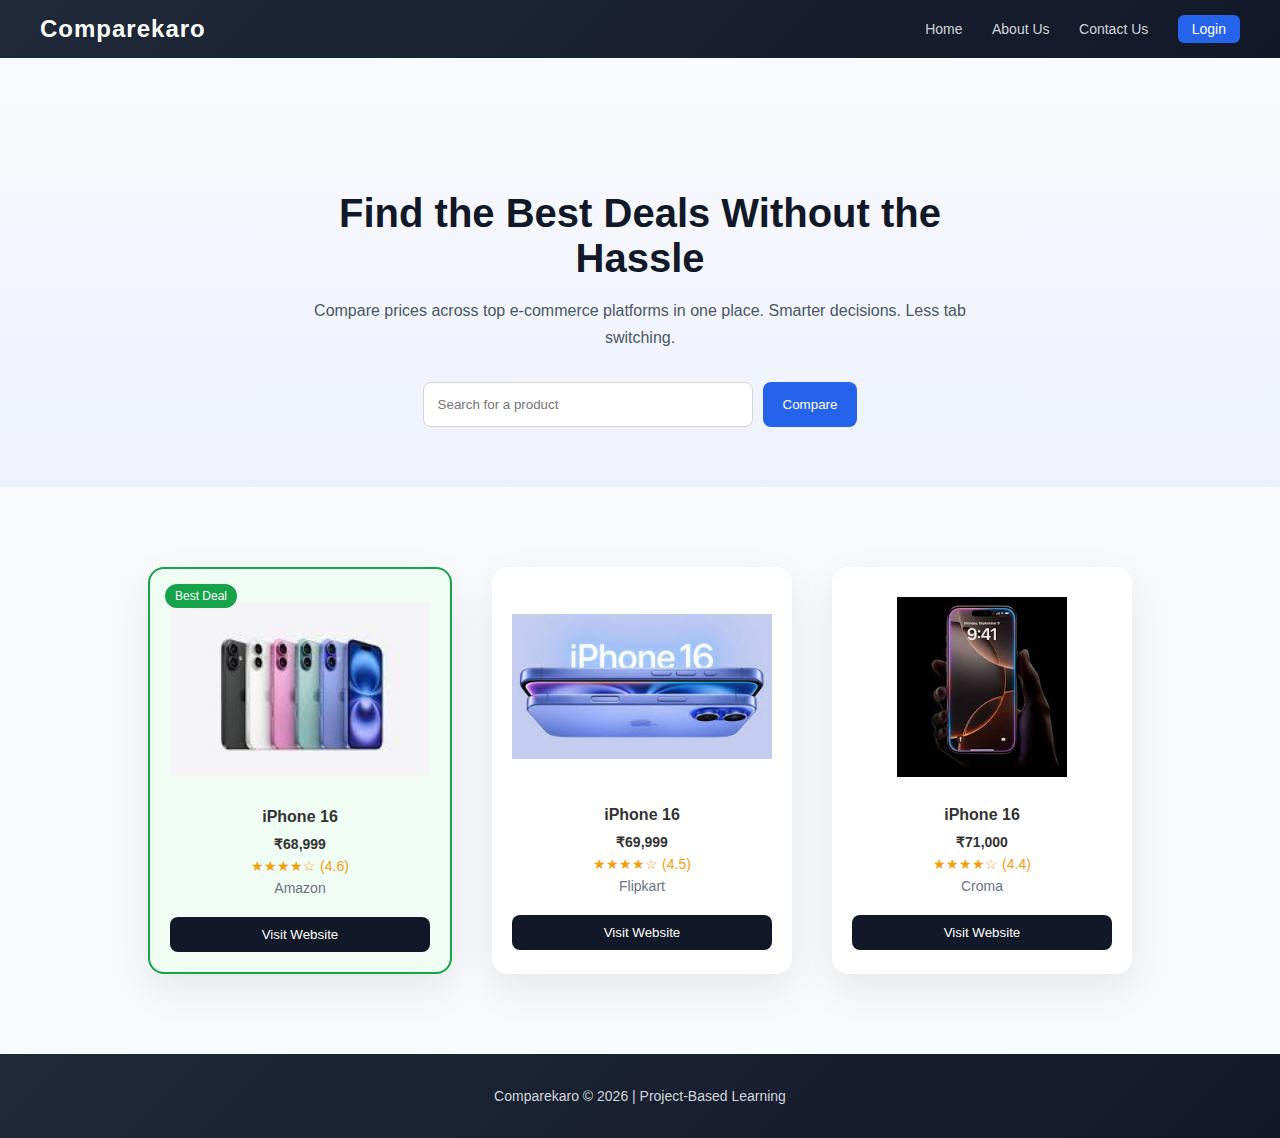
<file: index.html>
<!DOCTYPE html>
<html>
<head>
    <title>Comparekaro – A Smarter Way to Shop</title>
    <link rel="stylesheet" href="style.css">
</head>

<body>
 
<!-- Header -->
<div class="header">
    <div class="nav">
        <h1 class="logo">Comparekaro</h1>
        <div class="nav-links">
            <a href="index.html">Home</a>
            <a href="about.html">About Us</a>
            <a href="contactus.html">Contact Us</a>
            <a href="login.html" class="login-btn">Login</a>
        </div>
    </div>
</div>

<div class="main-content">
     <!-- Search -->
    <!-- <div class="search-section">
        <input type="text" placeholder="Search for a product">
        <button>Compare</button>
    </div> -->

    <div class="hero">
    <div class="hero-content">
        <h2>Find the Best Deals Without the Hassle</h2>
        <p>
            Compare prices across top e-commerce platforms in one place.
            Smarter decisions. Less tab switching.
        </p>

        <div class="hero-search">
            <input type="text" placeholder="Search for a product">
            <button>Compare</button>
        </div>
    </div>
</div>

    <!-- Products -->
    <div class="products">

        <div class="product-card best">

            <div class="badge">Best Deal</div>

            <img class="pictures" src="images/iphone1.jpg">

            <h4>iPhone 16</h4>

            <p class="price">₹68,999</p>
            <p class="rating">★★★★☆ (4.6)</p>
            <p class="website">Amazon</p>

            <button class="visit-btn">Visit Website</button>

        </div>


        <div class="product-card ">

            <img class="pictures" src="images/iphone2.jpg">

            <h4>iPhone 16</h4>

            <p class="price">₹69,999</p>
            <p class="rating">★★★★☆ (4.5)</p>
            <p class="website">Flipkart</p>

            <button class="visit-btn">Visit Website</button>

        </div>

        <div class="product-card ">

            <img class="pictures" src="images/iphone3.jpg">

            <h4>iPhone 16</h4>

            <p class="price">₹71,000</p>
            <p class="rating">★★★★☆ (4.4)</p>
            <p class="website"> Croma</p>

            <button class="visit-btn">Visit Website</button>

        </div>


    </div>
</div>
   

<!-- Footer -->
<div class="footer">
     <p>Comparekaro © 2026 | Project-Based Learning</p>
</div>

</body>
</html>
</file>
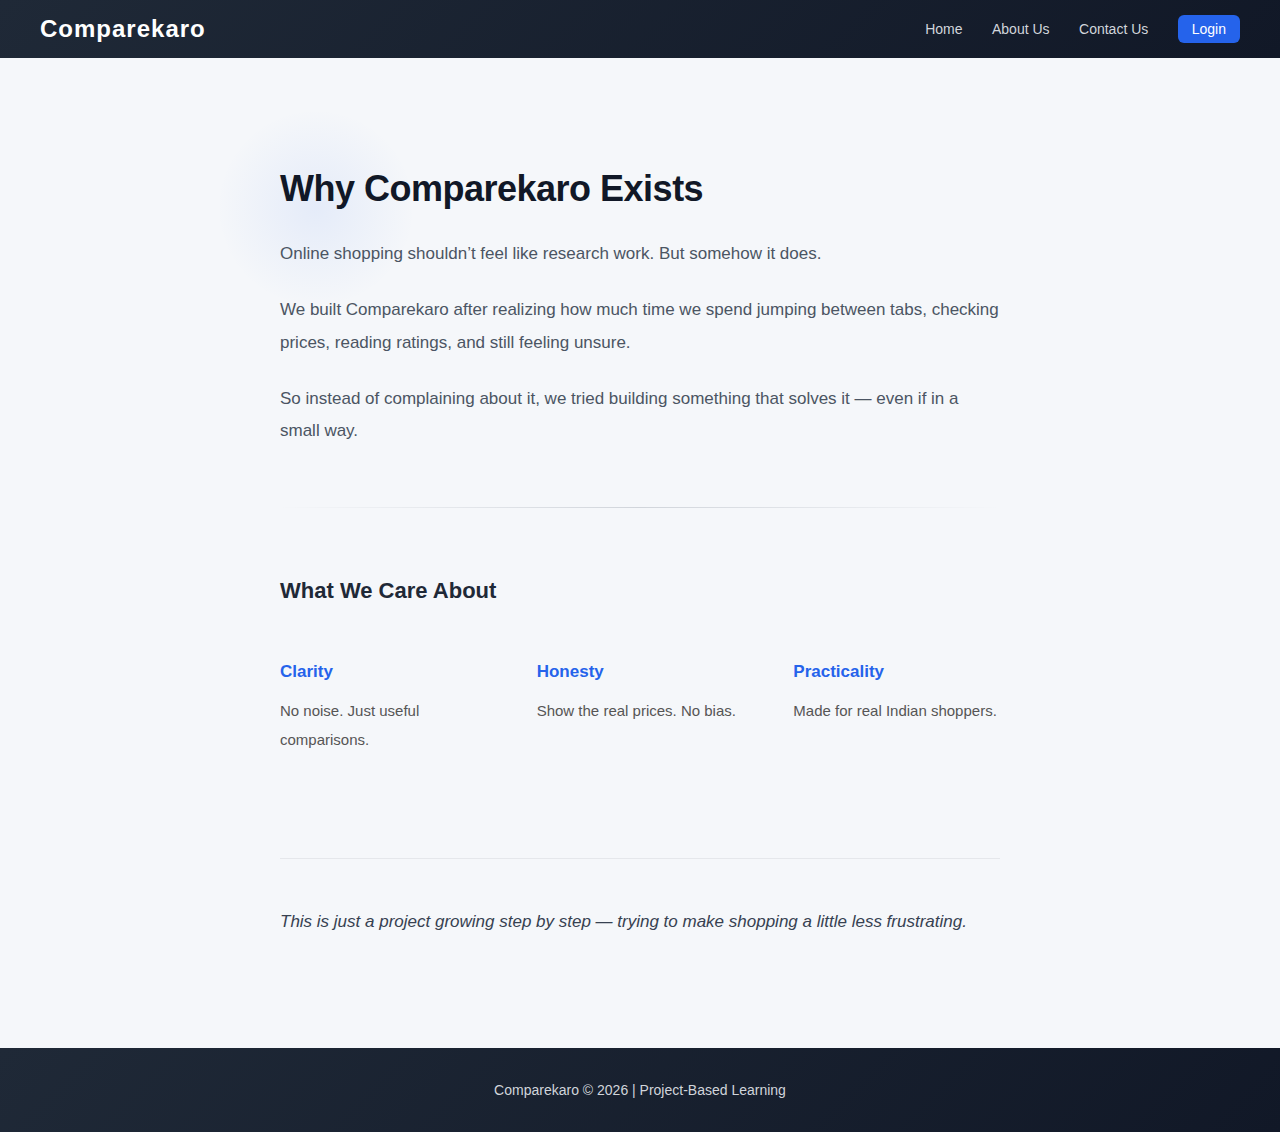
<file: about.html>
<!DOCTYPE html>
<html>
<head>
    <title>About Us - Comparekaro</title>
    <link rel="stylesheet" href="style.css">
    <link rel="stylesheet" href="about.css">
</head>

<body>

<!-- Header -->
<div class="header">
    <div class="nav">
        <h1 class="logo">Comparekaro</h1>
        <div class="nav-links">
            <a href="index.html">Home</a>
            <a href="about.html">About Us</a>
            <a href="contactus.html">Contact Us</a>
            <a href="login.html" class="login-btn">Login</a>
        </div>
    </div>
</div>


<div class="main-content">

  <div class="about-flow">

    <h2>Why Comparekaro Exists</h2>

    <p class="intro">
      Online shopping shouldn’t feel like research work.
      But somehow it does.
    </p>

    <p>
      We built Comparekaro after realizing how much time we spend
      jumping between tabs, checking prices, reading ratings,
      and still feeling unsure.
    </p>

    <p>
      So instead of complaining about it, we tried building
      something that solves it — even if in a small way.
    </p>

    <div class="break-line"></div>

    <h3>What We Care About</h3>

    <div class="values-row">
      <div>
        <h4>Clarity</h4>
        <p>No noise. Just useful comparisons.</p>
      </div>

      <div>
        <h4>Honesty</h4>
        <p>Show the real prices. No bias.</p>
      </div>

      <div>
        <h4>Practicality</h4>
        <p>Made for real Indian shoppers.</p>
      </div>
    </div>

    <div class="closing-note">
      <p>
        This is just a project growing step by step —
        trying to make shopping a little less frustrating.
      </p>
    </div>

  </div>

</div>

<!-- Footer -->
<div class="footer">
    <p>Comparekaro © 2026 | Project-Based Learning</p>
</div>

</body>
</html>
</file>
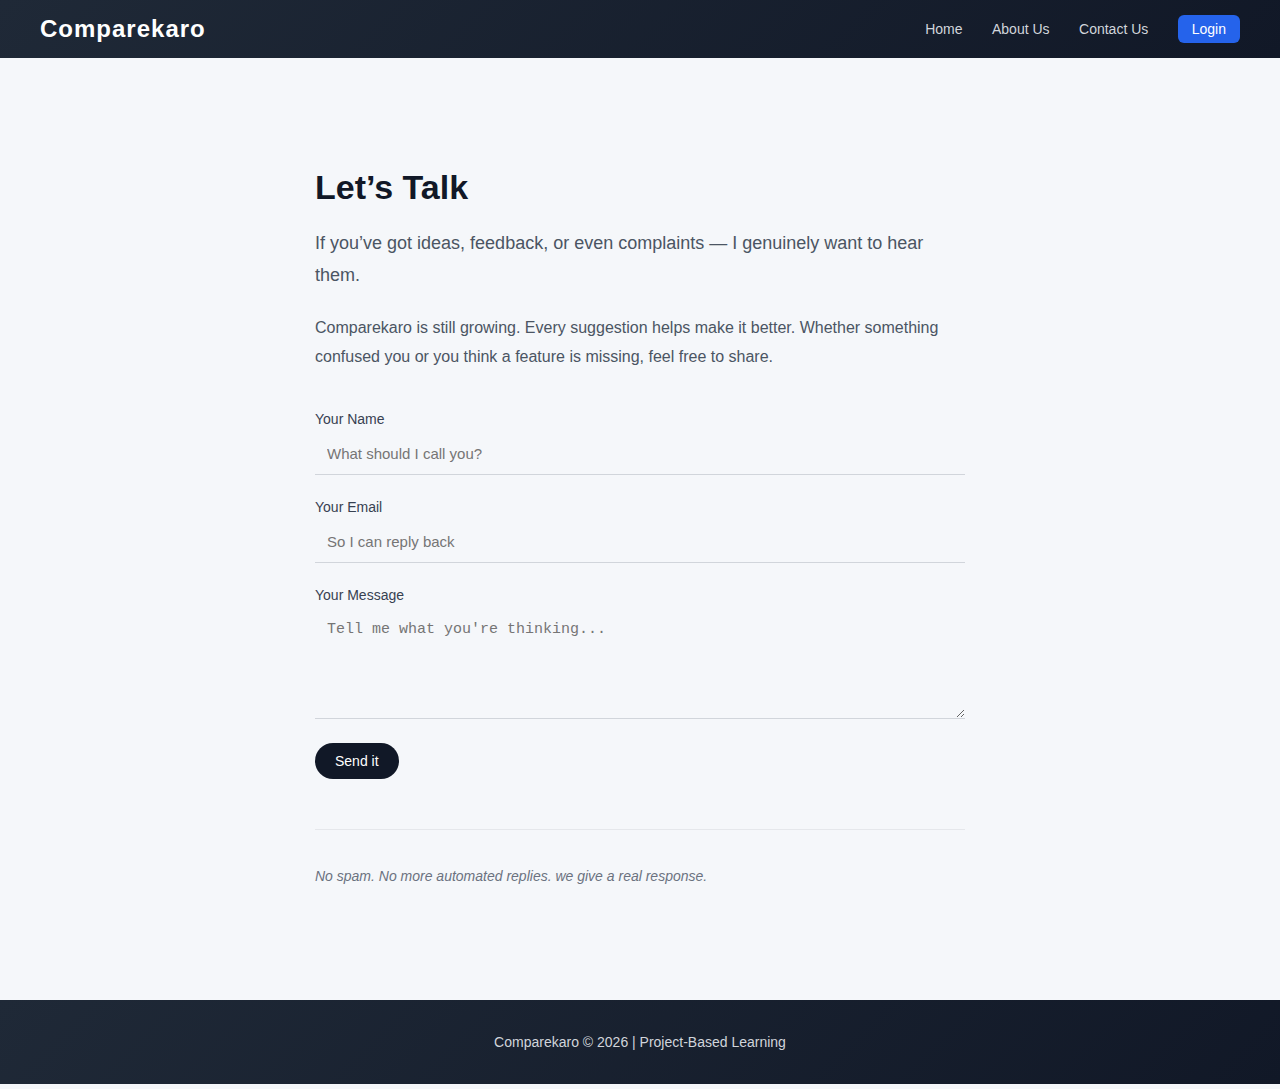
<file: contactus.html>
<!DOCTYPE html>
<html>
<head>
    <title>Contact Us - Comparekaro</title>
    <link rel="stylesheet" href="style.css">
    <link rel="stylesheet" href="contactus.css">
</head>

<body>

<!-- Header -->
<div class="header">
    <div class="nav">
        <h1 class="logo">Comparekaro</h1>
        <div class="nav-links">
            <a href="index.html">Home</a>
            <a href="about.html">About Us</a>
            <a href="contactus.html" class="active">Contact Us</a>
            <a href="login.html" class="login-btn">Login</a>
        </div>
    </div>
</div>

<div class="main-content">

  <div class="contact-flow">

    <h2>Let’s Talk</h2>

    <p class="intro">
      If you’ve got ideas, feedback, or even complaints —
      I genuinely want to hear them.
    </p>

    <p>
      Comparekaro is still growing. Every suggestion helps make it better.
      Whether something confused you or you think a feature is missing,
      feel free to share.
    </p>

    <form class="contact-form">

      <label>Your Name</label>
      <input type="text" placeholder="What should I call you?" required>

      <label>Your Email</label>
      <input type="email" placeholder="So I can reply back" required>

      <label>Your Message</label>
      <textarea rows="5" placeholder="Tell me what you're thinking..." required></textarea>

      <button type="submit">Send it</button>

    </form>

    <div class="contact-note">
      <p>
        No spam. No more automated replies. we give a real response.
      </p>
    </div>

  </div>

</div>


<!-- Footer -->
<div class="footer">
    <p>Comparekaro © 2026 | Project-Based Learning</p>
</div>

</body>
</html>
</file>
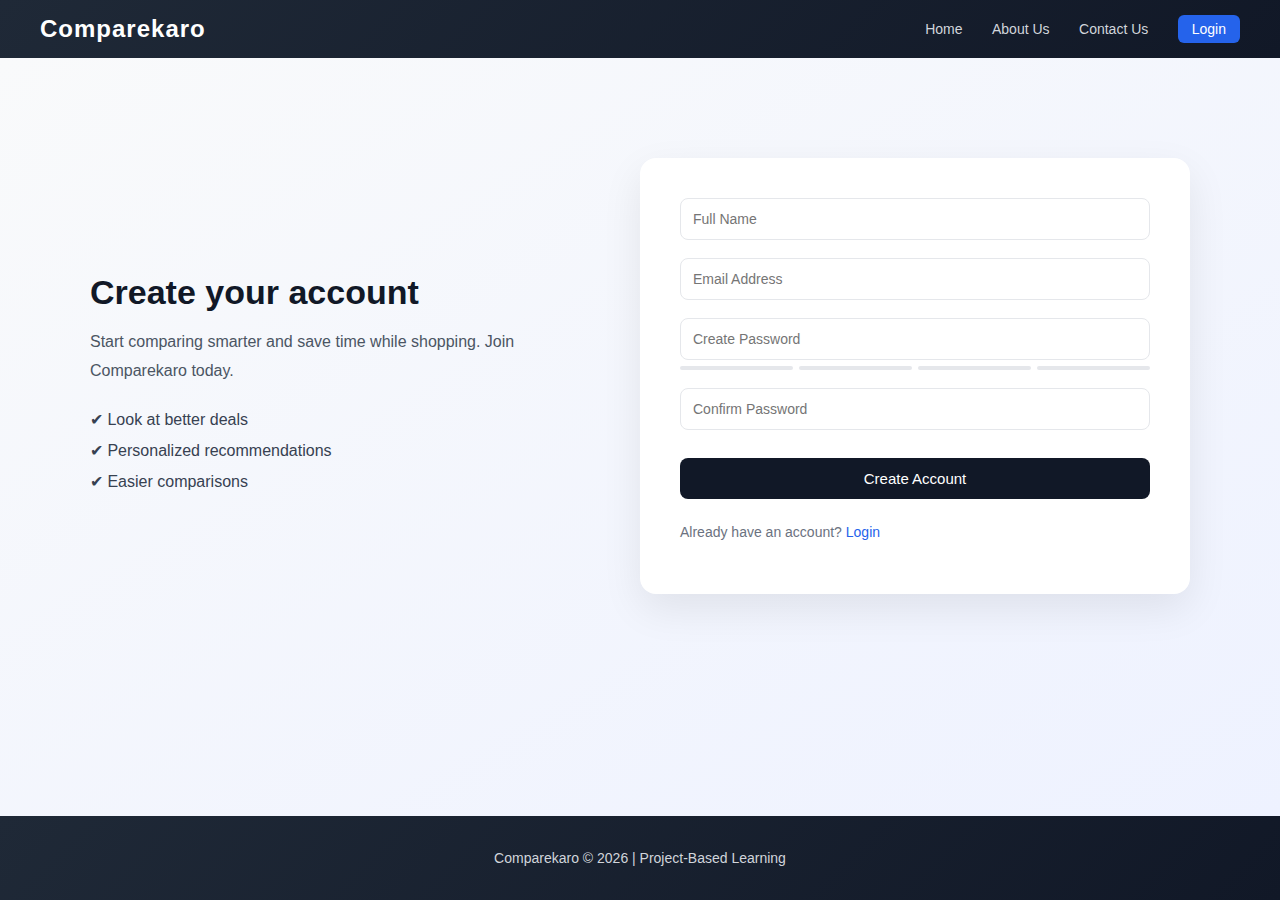
<file: createone.html>
<!DOCTYPE html>
<html>
<head>
    <title>Create Account - Comparekaro</title>
    <link rel="stylesheet" href="style.css">
    <link rel="stylesheet" href="createone.css">
</head>

<body>

<!-- Header -->
<div class="header">
    <div class="nav">
        <h1 class="logo">Comparekaro</h1>
        <div class="nav-links">
            <a href="index.html">Home</a>
            <a href="about.html">About Us</a>
            <a href="contactus.html">Contact Us</a>
            <a href="login.html" class="login-btn">Login</a>
        </div>
    </div>
</div>

<div class="main-content">

    <div class="signup-container">

        <!-- Left side text -->
        <div class="signup-info">
            <h2>Create your account</h2>
            <p>
                Start comparing smarter and save time while shopping.
                Join Comparekaro today.
            </p>

            <ul>
                <li>✔ Look at better deals</li>
                <li>✔ Personalized recommendations</li>
                <li>✔ Easier comparisons</li>
            </ul>
        </div>

        <!-- Right side form -->
        <div class="signup-form-wrapper">

            <form class="signup-form" id="signupForm">

                <input type="text" id="nameInput" placeholder="Full Name" required>
                <input type="email" id="emailInput" placeholder="Email Address" required>
                <input type="password" id="passwordInput" placeholder="Create Password" required>
                <div class="strength-bar-wrap">
                <div class="strength-seg" id="seg1"></div>
                <div class="strength-seg" id="seg2"></div>
                <div class="strength-seg" id="seg3"></div>
                <div class="strength-seg" id="seg4"></div>
                </div>
                <input type="password" id="confirmInput" placeholder="Confirm Password" required>

                <button type="submit" id="submitBtn">Create Account</button>

            </form>

            <p class="login-redirect">
                Already have an account?
                <a href="login.html">Login</a>
            </p>

        </div>

    </div>

</div>

<!-- Footer -->
<div class="footer">
    <p>Comparekaro © 2026 | Project-Based Learning</p>
</div>
<div id="toast"></div>
<script src="createone.js"></script>
</body>
</html>
</file>
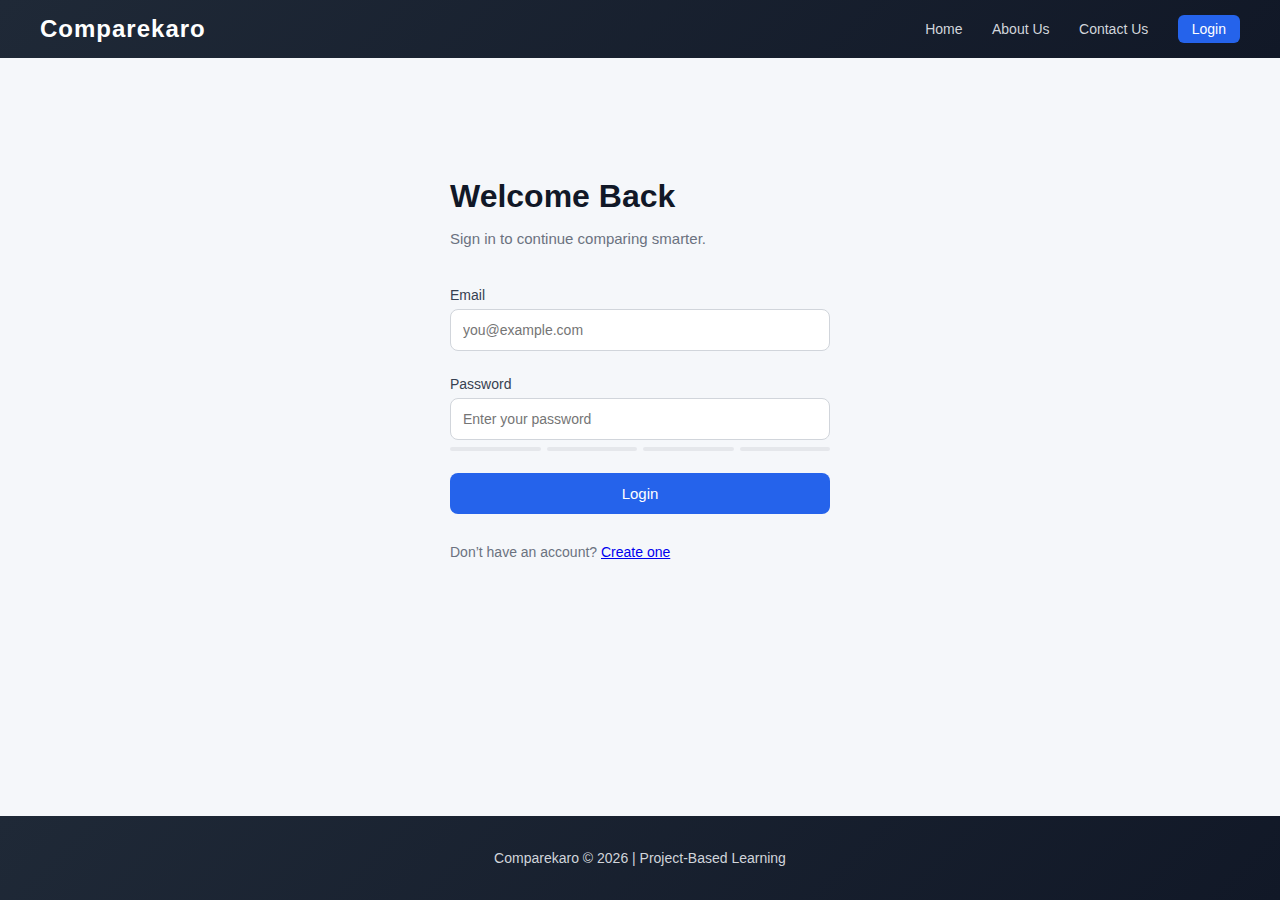
<file: login.html>
<!DOCTYPE html>
<html>
<head>
    <title>Login - Comparekaro</title>
    <link rel="stylesheet" href="style.css">
    <link rel="stylesheet" href="login.css">
</head>

<body>

<!-- Header -->
<div class="header">
    <div class="nav">
        <h1 class="logo">Comparekaro</h1>
        <div class="nav-links">
            <a href="index.html">Home</a>
            <a href="about.html">About Us</a>
            <a href="contactus.html">Contact Us</a>
            <a href="login.html" class="login-btn">Login</a>
        </div>
    </div>
</div>

<div class="main-content">

    <div class="login-wrapper">

        <h2>Welcome Back</h2>
        <p class="login-subtext">Sign in to continue comparing smarter.</p>

        <form class="login-form" id="loginForm">

            <label>Email</label>
            <input type="email" id="emailInput" placeholder="you@example.com" required>

            <label>Password</label>
            <div class="password-wrapper">
            <input type="password" id="passwordInput" placeholder="Enter your password" required>
            <!-- <button type="button" class="toggle-pw" id="togglePw">👁️</button> -->
            </div>

            <div class="strength-bar-wrap" id="strengthBar">
            <div class="strength-seg" id="seg1"></div>
            <div class="strength-seg" id="seg2"></div>
            <div class="strength-seg" id="seg3"></div>
            <div class="strength-seg" id="seg4"></div>
            </div>

<button type="submit" id="submitBtn">Login</button>
        </form>

        <p class="signup-text">
            Don’t have an account?
            <a href="createone.html">Create one</a>
        </p>

    </div>

</div>

<!-- Footer -->
<div class="footer">
    <p>Comparekaro © 2026 | Project-Based Learning</p>
</div>
<div id="toast"></div>
<script src="login.js"></script>
</body>
</html>
</file>
<file: style.css>
body {
  margin: 0;
  font-family: 'Segoe UI', Arial, sans-serif;
  background-color: #f5f7fa;
  color: #333;

  display: flex;
  flex-direction: column;
  min-height: 100vh;   
}

/* Header */
.header {
  background: linear-gradient(135deg, #1f2937, #111827);
  padding: 15px 40px;
}

/* Flex Navigation */
.nav {
  display: flex;
  justify-content: space-between;
  align-items: center;
}


.logo {
  color: white;
  margin: 0;
  font-size: 24px;
  letter-spacing: 1px;
}

.nav-links a {
  color: #d1d5db;
  text-decoration: none;
  margin-left: 25px;
  font-size: 14px;
  transition: 0.3s;
}

.nav-links a:hover {
  color: white;
}

/* Login Button */
.login-btn {
  padding: 6px 14px;
  border-radius: 6px;
  background-color: #2563eb;
  color: white !important;
}

.login-btn:hover {
  background-color: #1e40af;
}

/* hero */
.hero {
  padding: 100px 20px 60px;
  text-align: center;
  background: linear-gradient(to bottom, #f9fafb, #eef2ff);
}

.hero-content {
  max-width: 700px;
  margin: auto;
}

.hero h2 {
  font-size: 40px;
  margin-bottom: 15px;
  color: #111827;
}

.hero p {
  color: #4b5563;
  line-height: 1.7;
  margin-bottom: 30px;
}

.hero-search {
  display: flex;
  justify-content: center;
  gap: 10px;
}

.hero-search input {
  padding: 14px;
  width: 300px;
  border-radius: 8px;
  border: 1px solid #d1d5db;
}

.hero-search button {
  padding: 14px 20px;
  border: none;
  border-radius: 8px;
  background-color: #2563eb;
  color: white;
  cursor: pointer;
  transition: 0.3s;
}

.hero-search button:hover {
  background-color: #1e40af;
}

/* Products  */

.products {
  padding: 80px 40px;
  display: flex;
  justify-content: center;
  gap: 40px;
  flex-wrap: wrap;
  background-color: #f9fafb;
}


/* Product Card */
.badge {
  position: absolute;
  top: 15px;
  left: 15px;
  background: #16a34a;
  color: white;
  padding: 5px 10px;
  font-size: 12px;
  border-radius: 20px;
}


.product-card {
  width: 260px;
  background: white;
  border-radius: 16px;
  padding: 20px;
  box-shadow: 0 15px 40px rgba(0,0,0,0.08);
  transition: transform 0.3s ease, box-shadow 0.3s ease;
  text-align: center;
  position: relative;
}

.product-card:hover {
  transform: translateY(-8px);
  box-shadow: 0 20px 50px rgba(0,0,0,0.12);
}

.product-card img {
  width: 100%;
  height: 180px;
  object-fit: contain;
  margin-bottom: 15px;
}

.product-card h4 {
  margin: 10px 0;
}

.price {
  font-size: 18px;
  font-weight: 600;
  margin: 5px 0;
}

.rating {
  color: #f59e0b;
  margin-bottom: 5px;
}

.website {
  color: #6b7280;
  font-size: 14px;
}

.visit-btn {
  margin-top: 15px;
  padding: 10px;
  width: 100%;
  border: none;
  border-radius: 8px;
  background-color: #111827;
  color: white;
  cursor: pointer;
  transition: 0.3s;
}

.visit-btn:hover {
  background-color: #2563eb;
}


.best {
  border: 2px solid #16a34a;
  background-color: #f0fdf4;
}

.best h3 {
  color: #16a34a;
  margin-top: 0;
}

/* Product Image */
.pictures {
  width: 100%;
  height: 200px;
  object-fit: contain;
  margin-top: 10px;
}

.product-card p {
  margin: 6px 0;
  font-size: 14px;
}

.product-card p:nth-child(2) {
  font-weight: bold;
  font-size: 16px;
  color: #111827;
}

.main-content {
  flex: 1;  
}

 .footer {
  background: linear-gradient(135deg, #1f2937, #111827);
  color: #d1d5db;
  text-align: center;
  padding: 20px;
  font-size: 14px;
}
</file>
<file: about.css>
.about-flow {
  max-width: 720px;
  margin: 110px auto;
  padding: 0 24px;
  position: relative;
}

/* Subtle soft background glow */
.about-flow::before {
  content: "";
  position: absolute;
  top: -60px;
  left: -40px;
  width: 200px;
  height: 200px;
  background: radial-gradient(circle, rgba(37, 99, 235, 0.08), transparent 70%);
  z-index: -1;
}

/* Headings */
.about-flow h2 {
  font-size: 36px;
  margin-bottom: 28px;
  font-weight: 600;
  color: #111827;
  letter-spacing: -0.5px;
}

.about-flow h3 {
  margin-top: 70px;
  margin-bottom: 35px;
  font-size: 22px;
  font-weight: 600;
  color: #1f2937;
}

/* Paragraphs */
.about-flow p {
  line-height: 1.9;
  margin-bottom: 24px;
  color: #4b5563;
  font-size: 17px;
}

/* Intro line */
.intro {
  font-size: 21px;
  color: #1f2937;
  font-weight: 500;
}

/* Soft divider */
.break-line {
  height: 1px;
  background: linear-gradient(to right, transparent, #d1d5db, transparent);
  margin: 60px 0;
}

/* Values row */
.values-row {
  display: flex;
  gap: 50px;
  flex-wrap: wrap;
}

.values-row div {
  flex: 1;
  min-width: 160px;
  transition: transform 0.3s ease;
}

/* Hover effect (very subtle) */
.values-row div:hover {
  transform: translateY(-4px);
}

.values-row h4 {
  margin-bottom: 10px;
  font-size: 17px;
  font-weight: 600;
  color: #2563eb;
}

.values-row p {
  font-size: 15px;
  color: #555;
}

/* Closing section */
.closing-note {
  margin-top: 80px;
  padding-top: 30px;
  border-top: 1px solid #e5e7eb;
}

.closing-note p {
  font-style: italic;
  color: #374151;
}
</file>
<file: contactus.css>
.contact-flow {
  max-width: 650px;
  margin: 110px auto;
  padding: 0 24px;
}

.contact-flow h2 {
  font-size: 34px;
  margin-bottom: 20px;
  font-weight: 600;
  color: #111827;
}

.intro {
  font-size: 18px;
  margin-bottom: 25px;
  color: #1f2937;
}

.contact-flow p {
  line-height: 1.8;
  margin-bottom: 22px;
  color: #4b5563;
}

/* Form styling */
.contact-form {
  margin-top: 40px;
  display: flex;
  flex-direction: column;
}

.contact-form label {
  margin-bottom: 6px;
  font-size: 14px;
  color: #374151;
}

.contact-form input,
.contact-form textarea {
  padding: 12px;
  margin-bottom: 24px;
  border: none;
  border-bottom: 1px solid #d1d5db;
  font-size: 15px;
  background: transparent;
  transition: border 0.3s ease;
}

.contact-form input:focus,
.contact-form textarea:focus {
  outline: none;
  border-bottom: 1px solid #2563eb;
}

/* Button */
.contact-form button {
  align-self: flex-start;
  padding: 10px 20px;
  border: none;
  border-radius: 20px;
  background-color: #111827;
  color: white;
  font-size: 14px;
  cursor: pointer;
  transition: 0.3s ease;
}

.contact-form button:hover {
  background-color: #2563eb;
}

/* Small note */
.contact-note {
  margin-top: 50px;
  padding-top: 20px;
  border-top: 1px solid #e5e7eb;
}

.contact-note p {
  font-size: 14px;
  color: #6b7280;
  font-style: italic;
}
</file>
<file: createone.css>
.main-content {
  padding: 100px 40px;
  background: linear-gradient(to bottom right, #f9fafb, #eef2ff);
}

.signup-container {
  max-width: 1100px;
  margin: auto;
  display: flex;
  gap: 80px;
  align-items: center;
  flex-wrap: wrap;
}

/* Left side */
.signup-info {
  flex: 1;
  min-width: 280px;
}

.signup-info h2 {
  font-size: 34px;
  margin-bottom: 15px;
  color: #111827;
}

.signup-info p {
  margin-bottom: 25px;
  color: #4b5563;
  line-height: 1.8;
}

.signup-info ul {
  list-style: none;
  padding: 0;
  color: #374151;
}

.signup-info li {
  margin-bottom: 12px;
}

/* Form side */
.signup-form-wrapper {
  flex: 1;
  min-width: 280px;
  background: white;
  padding: 40px;
  border-radius: 16px;
  box-shadow: 0 15px 40px rgba(0,0,0,0.08);
}

.signup-form {
  display: flex;
  flex-direction: column;
}

.signup-form input {
  margin-bottom: 18px;
  padding: 12px;
  border-radius: 8px;
  border: 1px solid #e5e7eb;
  font-size: 14px;
  transition: 0.3s ease;
}

.signup-form input:focus {
  outline: none;
  border-color: #2563eb;
  box-shadow: 0 0 0 3px rgba(37, 99, 235, 0.1);
}

.signup-form button {
  margin-top: 10px;
  padding: 12px;
  border-radius: 8px;
  border: none;
  background-color: #111827;
  color: white;
  font-size: 15px;
  cursor: pointer;
  transition: 0.3s ease;
}

.signup-form button:hover {
  background-color: #2563eb;
  transform: translateY(-2px);
}

.login-redirect {
  margin-top: 25px;
  font-size: 14px;
  color: #6b7280;
}

.login-redirect a {
  color: #2563eb;
  text-decoration: none;
}

.login-redirect a:hover {
  text-decoration: underline;
}

/* Responsive */
@media (max-width: 768px) {
  .signup-container {
    flex-direction: column;
    gap: 50px;
  }

  .main-content {
    padding: 60px 20px;
  }
}

/* ── Page entrance ── */
.signup-form-wrapper {
  animation: fadeSlideUp 0.6s ease both;
}
.signup-info {
  animation: fadeSlideUp 0.6s 0.15s ease both;
}
@keyframes fadeSlideUp {
  from { opacity: 0; transform: translateY(30px); }
  to   { opacity: 1; transform: translateY(0); }
}

/* ── Input lift on focus ── */
.signup-form input {
  transition: border 0.25s, box-shadow 0.25s, transform 0.2s;
}
.signup-form input:focus {
  transform: translateY(-2px);
  box-shadow: 0 4px 16px rgba(37,99,235,0.12);
}

/* ── Error state ── */
.signup-form input.error {
  border-color: #ef4444;
  box-shadow: 0 0 0 3px rgba(239,68,68,0.12);
}

/* ── Shake ── */
@keyframes shake {
  0%, 100% { transform: translateX(0); }
  20%       { transform: translateX(-8px); }
  40%       { transform: translateX(8px); }
  60%       { transform: translateX(-5px); }
  80%       { transform: translateX(5px); }
}
.shake { animation: shake 0.45s ease; }

/* ── Strength bar ── */
.strength-bar-wrap {
  display: flex;
  gap: 6px;
  margin: -12px 0 18px;
}
.strength-seg {
  flex: 1;
  height: 4px;
  border-radius: 4px;
  background: #e5e7eb;
  transition: background 0.3s;
}

/* ── Button loading ── */
.signup-form button.loading {
  background-color: #93c5fd;
  cursor: not-allowed;
  transform: none;
}

/* ── Toast ── */
#toast {
  position: fixed;
  bottom: 30px;
  left: 50%;
  transform: translateX(-50%) translateY(80px);
  background: #111827;
  color: white;
  padding: 13px 24px;
  border-radius: 12px;
  font-size: 14px;
  box-shadow: 0 8px 30px rgba(0,0,0,0.2);
  z-index: 999;
  opacity: 0;
  pointer-events: none;
  white-space: nowrap;
  transition: transform 0.4s cubic-bezier(.22,.68,0,1.2), opacity 0.3s;
}
#toast.show {
  transform: translateX(-50%) translateY(0);
  opacity: 1;
}
</file>
<file: login.css>
.login-wrapper {
  max-width: 380px;
  margin: 120px auto;
  padding: 0 20px;
  text-align: left;
}

.login-wrapper h2 {
  font-size: 32px;
  margin-bottom: 10px;
  color: #111827;
}

.login-subtext {
  margin-bottom: 40px;
  color: #6b7280;
  font-size: 15px;
}

/* Form */
.login-form {
  display: flex;
  flex-direction: column;
}

.login-form label {
  margin-bottom: 6px;
  font-size: 14px;
  color: #374151;
}

.login-form input {
  padding: 12px;
  margin-bottom: 25px;
  border: 1px solid #d1d5db;
  border-radius: 8px;
  font-size: 14px;
  transition: border 0.3s ease, box-shadow 0.3s ease;
}

.login-form input:focus {
  outline: none;
  border-color: #2563eb;
  box-shadow: 0 0 0 3px rgba(37, 99, 235, 0.1);
}

/* Button */
.login-form button {
  padding: 12px;
  border: none;
  border-radius: 8px;
  background-color: #2563eb;
  color: white;
  font-size: 15px;
  cursor: pointer;
  transition: background 0.3s ease, transform 0.2s ease;
}

.login-form button:hover {
  background-color: #1e40af;
  transform: translateY(-2px);
}

/* Signup text */
.signup-text {
  margin-top: 30px;
  font-size: 14px;
  color: #6b7280;
}

.signup-text span {
  color: #2563eb;
  cursor: pointer;
}

.signup-text span:hover {
  text-decoration: underline;
}

/* ── Page fade in ── */
.login-wrapper {
  animation: fadeSlideUp 0.6s ease both;
}
@keyframes fadeSlideUp {
  from { opacity: 0; transform: translateY(30px); }
  to   { opacity: 1; transform: translateY(0); }
}

/* ── Input focus lift ── */
.login-form input {
  background: #fff;
  transition: border 0.25s, box-shadow 0.25s, transform 0.2s;
}
.login-form input:focus {
  transform: translateY(-2px);
  box-shadow: 0 4px 16px rgba(37,99,235,0.12);
}

/* ── Shake animation for wrong login ── */
@keyframes shake {
  0%, 100% { transform: translateX(0); }
  20%       { transform: translateX(-8px); }
  40%       { transform: translateX(8px); }
  60%       { transform: translateX(-5px); }
  80%       { transform: translateX(5px); }
}
.shake { animation: shake 0.45s ease; }

/* ── Input error state ── */
.login-form input.error {
  border-color: #ef4444;
  box-shadow: 0 0 0 3px rgba(239,68,68,0.12);
}

/* ── Button loading state ── */
.login-form button.loading {
  background-color: #93c5fd;
  cursor: not-allowed;
  transform: none;
}

/* ── Password toggle button ── */
.password-wrapper {
  position: relative;
  display: flex;
  align-items: center;
}
.password-wrapper input {
  width: 100%;
  padding-right: 44px;
}
.toggle-pw {
  position: absolute;
  right: 12px;
  background: none;
  border: none;
  cursor: pointer;
  font-size: 18px;
  color: #9ca3af;
  padding: 0;
  line-height: 1;
  transition: color 0.2s;
  /* cancel the margin-bottom that inputs have */
  margin-bottom: 0;
}
.toggle-pw:hover { color: #2563eb; }

/* ── Strength bar ── */
.strength-bar-wrap {
  display: flex;
  gap: 6px;
  margin: -18px 0 22px;
}
.strength-seg {
  flex: 1;
  height: 4px;
  border-radius: 4px;
  background: #e5e7eb;
  transition: background 0.3s;
}

/* ── Toast ── */
#toast {
  position: fixed;
  bottom: 30px;
  left: 50%;
  transform: translateX(-50%) translateY(80px);
  background: #111827;
  color: white;
  padding: 13px 24px;
  border-radius: 12px;
  font-size: 14px;
  box-shadow: 0 8px 30px rgba(0,0,0,0.2);
  z-index: 999;
  opacity: 0;
  pointer-events: none;
  white-space: nowrap;
  transition: transform 0.4s cubic-bezier(.22,.68,0,1.2), opacity 0.3s;
}
#toast.show {
  transform: translateX(-50%) translateY(0);
  opacity: 1;
}
</file>
